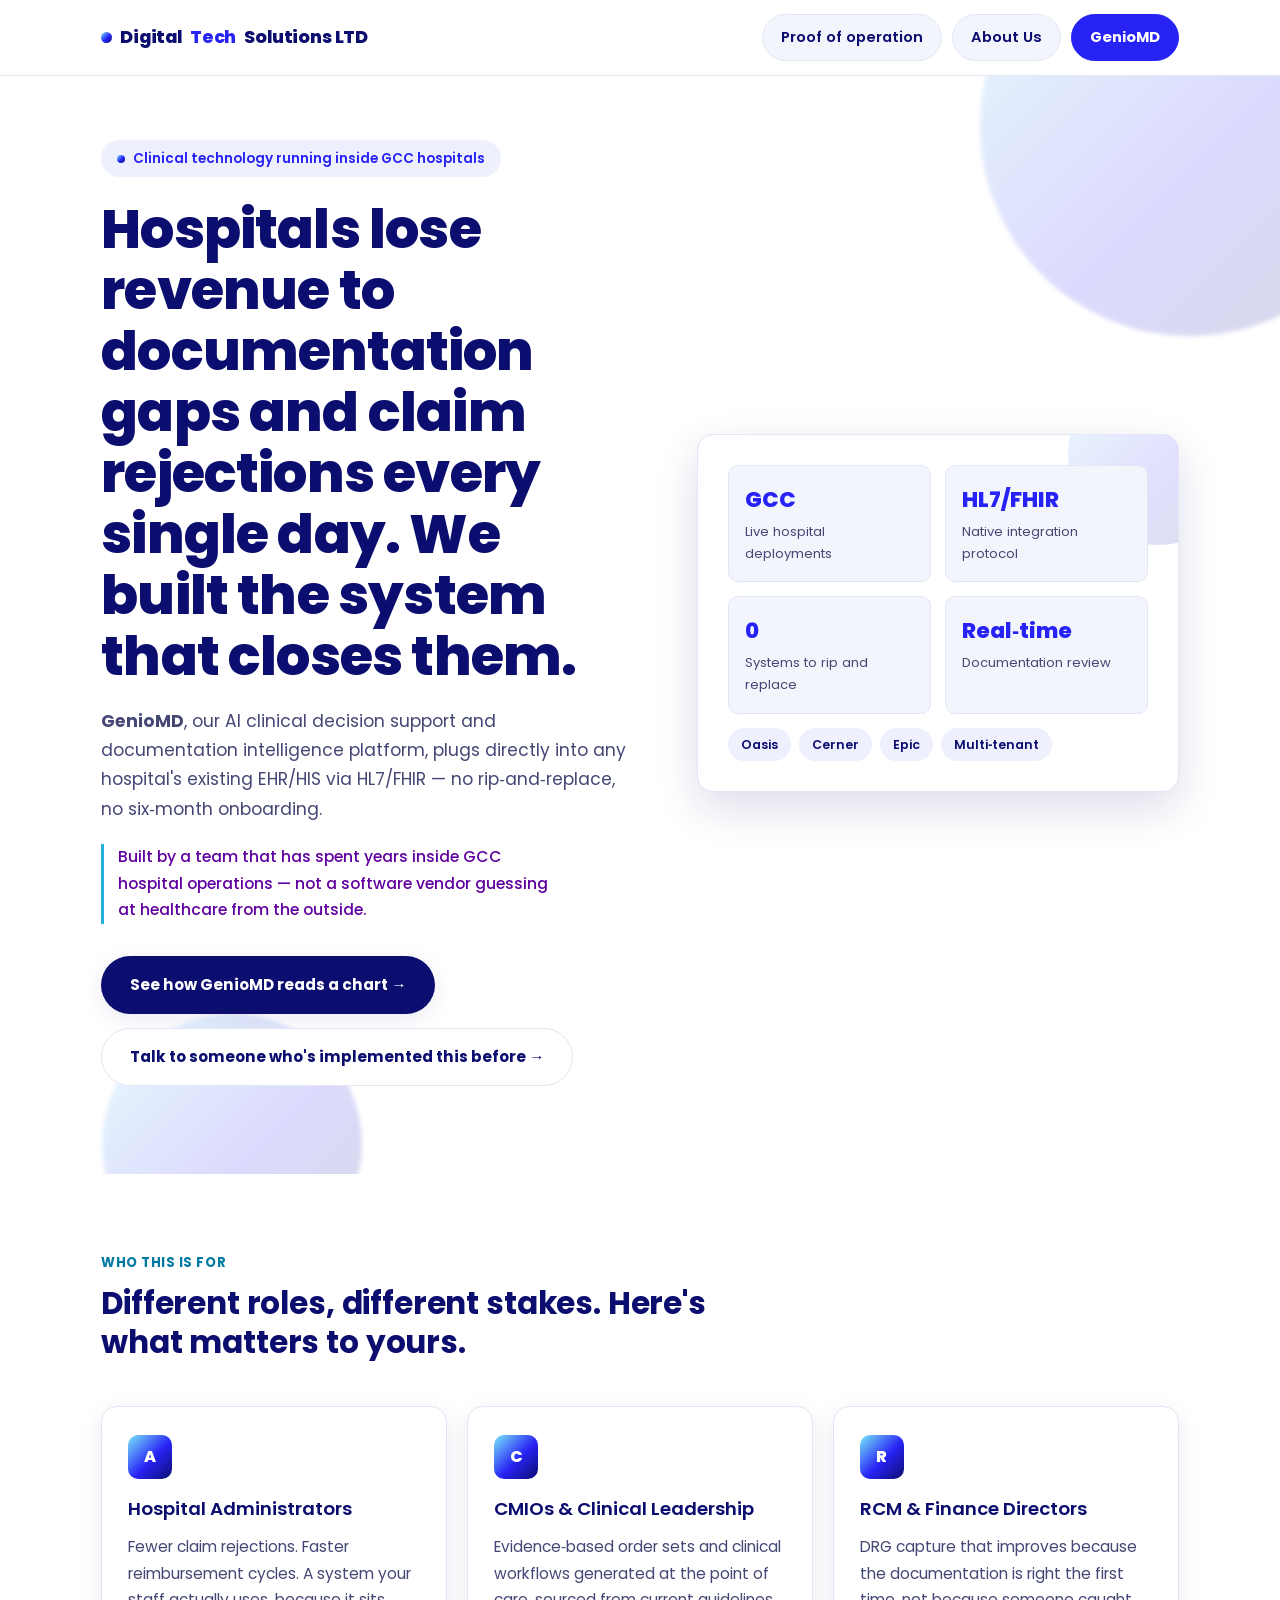
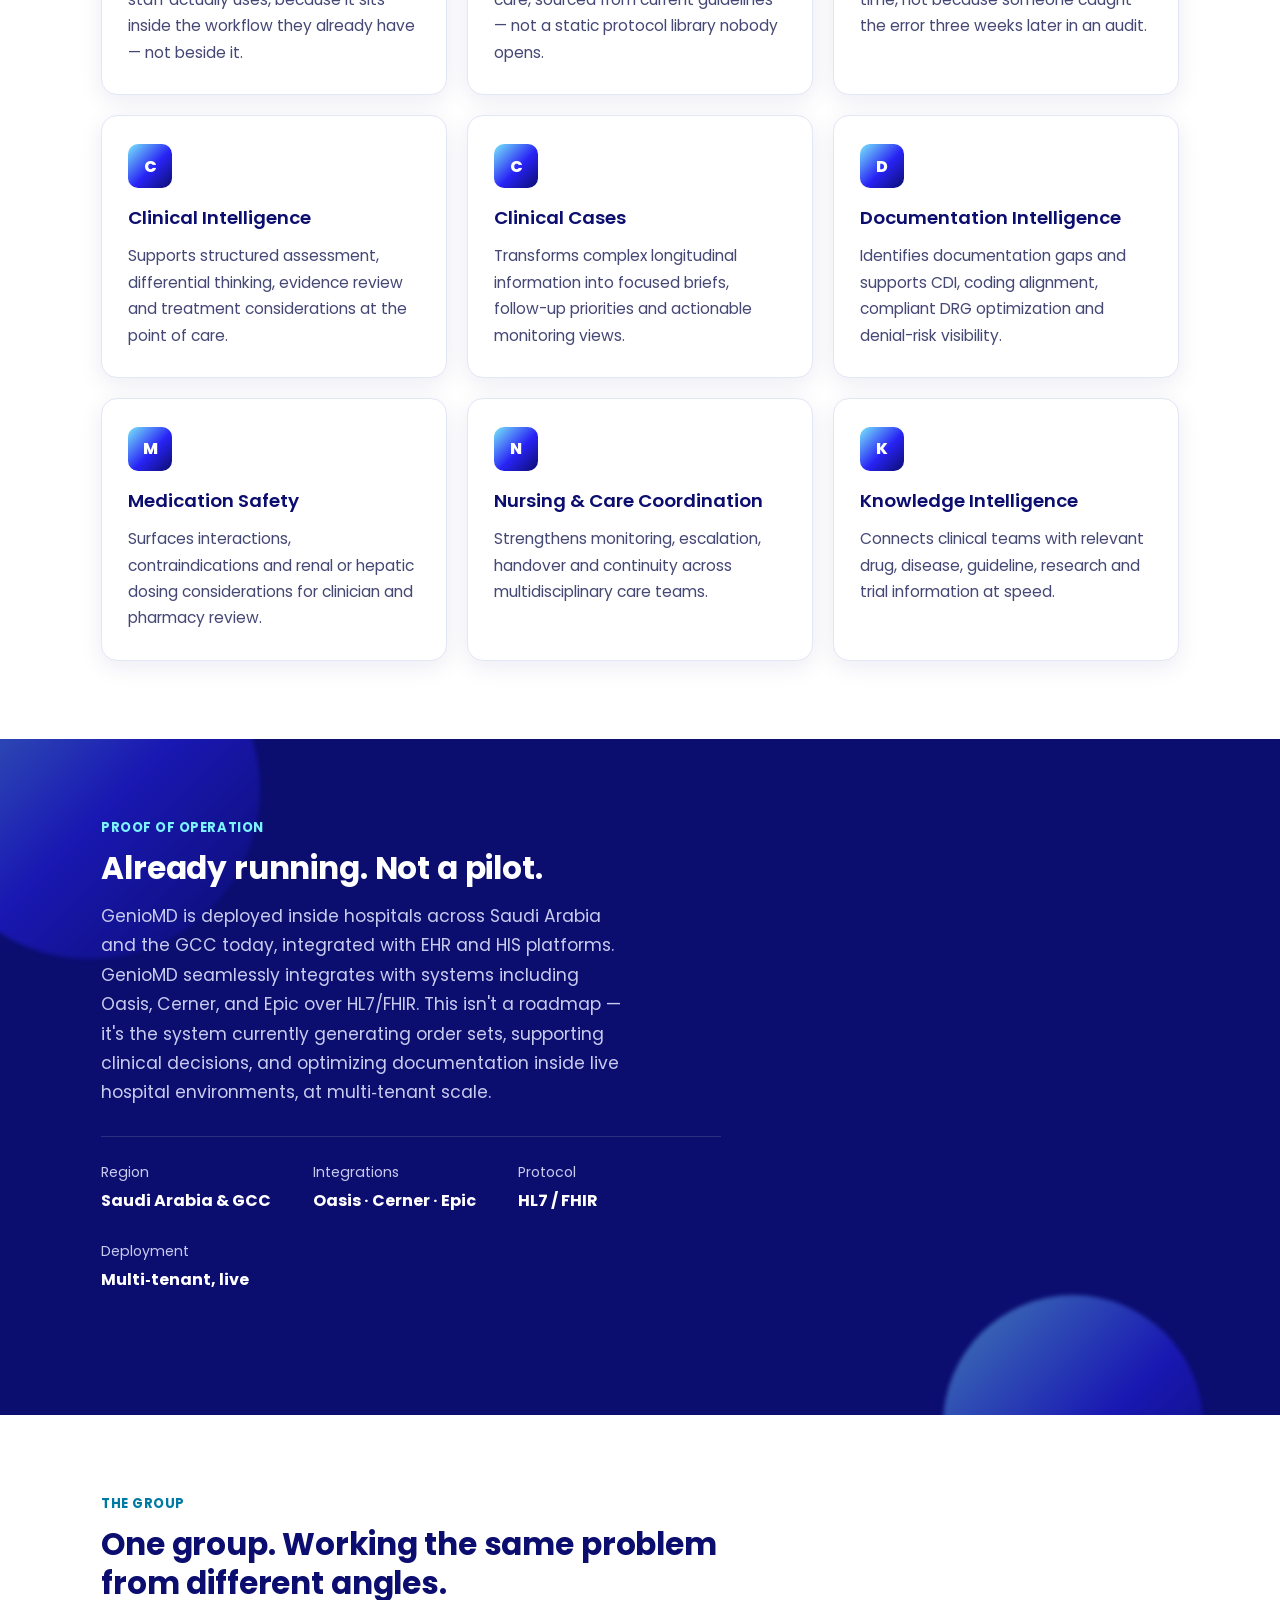
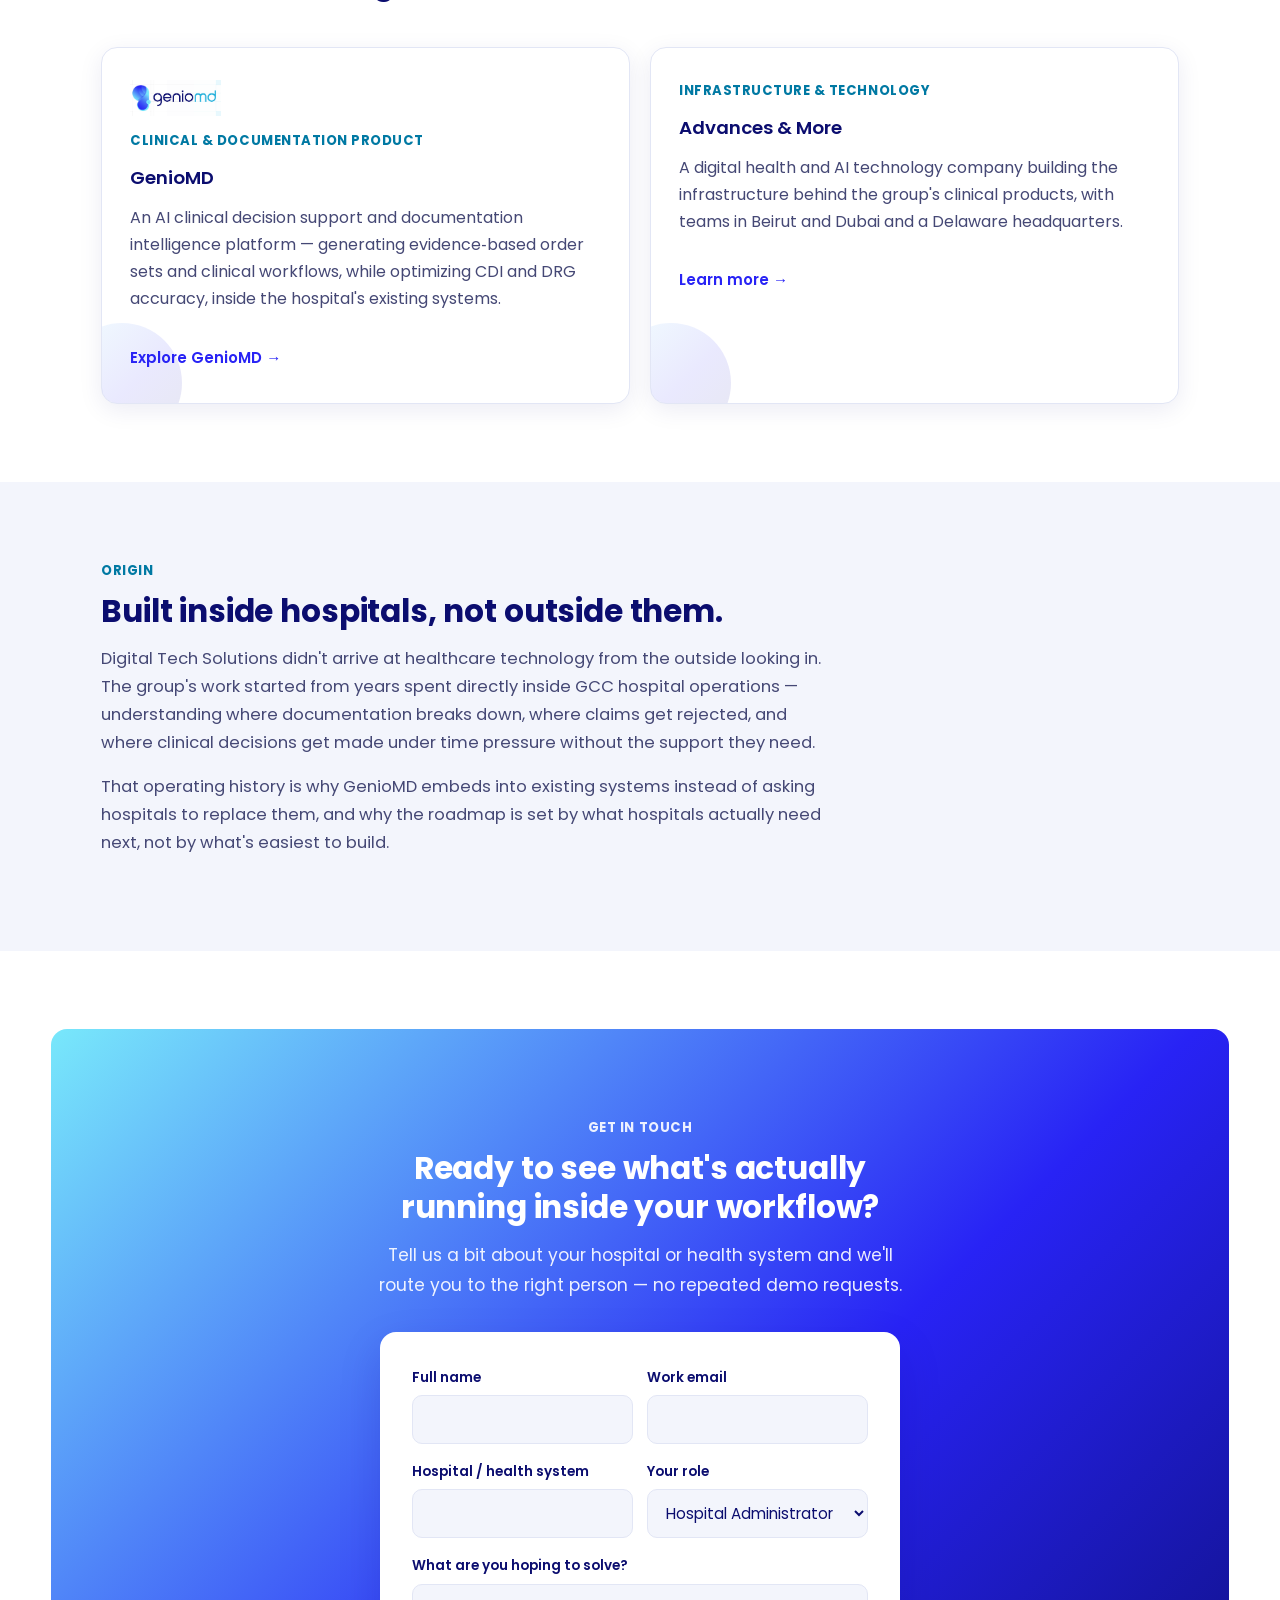
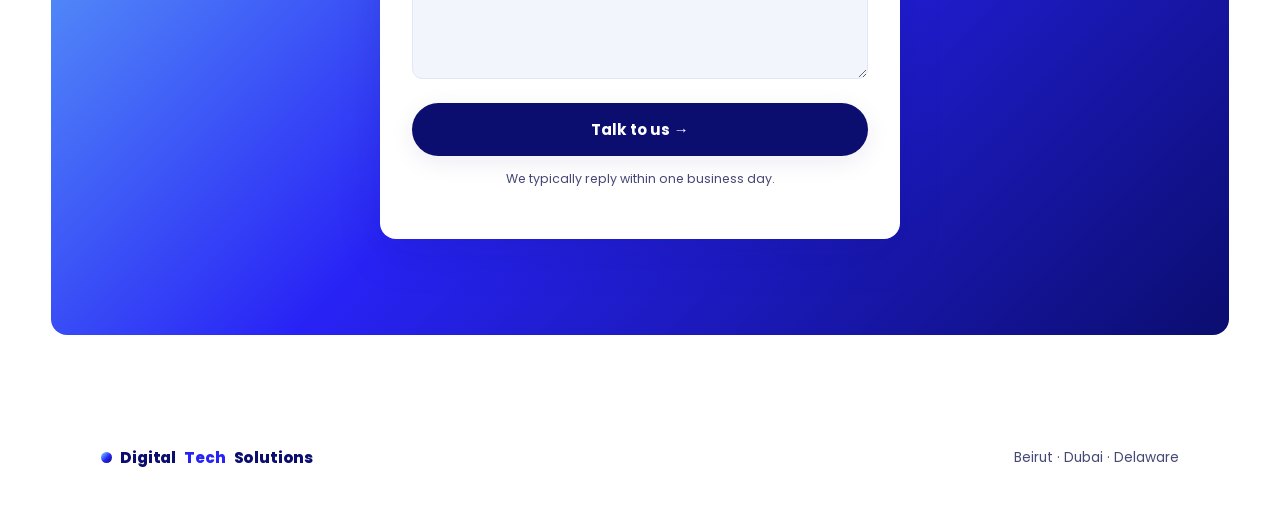
<file: index.html>
<!doctype html>
<html lang="en">
<head>
<meta charset="utf-8">
<meta name="viewport" content="width=device-width, initial-scale=1">
<title>Digital Tech Solutions — Clinical technology built inside GCC hospitals</title>
<link rel="stylesheet" href="style.css">
</head>
<body>

<nav class="topnav">
  <div class="topnav-inner">
    <a href="index.html" class="dts-wordmark">Digital<span>Tech</span>Solutions LTD</a>
    <ul class="nav-links">
      <li><a href="#proof">Proof of operation</a></li>
      <li><a href="#entities">About Us</a></li>
      <li><a href="geniomd.html" class="tab">GenioMD</a></li>
    </ul>
  </div>
</nav>

<!-- ================= HERO ================= -->
<header class="hero">
  <div class="blob-field">
    <div class="blob" style="width:420px; height:420px; top:-160px; right:-120px;"></div>
    <div class="blob" style="width:260px; height:260px; bottom:-100px; left:8%;"></div>
  </div>
  <div class="container hero-grid">
    <div>
      <p class="eyebrow">Clinical technology running inside GCC hospitals</p>
      <h1>Hospitals lose revenue to documentation gaps and claim rejections every single day. We built the system that closes them.</h1>
      <p class="subhead"><strong>GenioMD</strong>, our AI clinical decision support and documentation intelligence platform, plugs directly into any hospital's existing EHR/HIS via HL7/FHIR — no rip‑and‑replace, no six‑month onboarding.</p>
      <p class="grounding">Built by a team that has spent years inside GCC hospital operations — not a software vendor guessing at healthcare from the outside.</p>
      <div class="cta-row">
        <a class="btn btn-primary" href="geniomd.html">See how GenioMD reads a chart →</a>
        <a class="btn btn-secondary" href="#contact">Talk to someone who's implemented this before →</a>
      </div>
    </div>

    <div class="hero-card">
      <div class="stat-row">
        <div class="stat"><div class="num">GCC</div><div class="lbl">Live hospital deployments</div></div>
        <div class="stat"><div class="num">HL7/FHIR</div><div class="lbl">Native integration protocol</div></div>
      </div>
      <div class="stat-row">
        <div class="stat"><div class="num">0</div><div class="lbl">Systems to rip and replace</div></div>
        <div class="stat"><div class="num">Real‑time</div><div class="lbl">Documentation review</div></div>
      </div>
      <div class="badge-row">
        <span class="badge">Oasis</span>
        <span class="badge">Cerner</span>
        <span class="badge">Epic</span>
        <span class="badge">Multi‑tenant</span>
      </div>
    </div>
  </div>
</header>

<!-- ================= WHO THIS IS FOR ================= -->
<section id="who">
  <div class="container">
    <div class="section-head">
      <span class="readout">Who this is for</span>
      <h2>Different roles, different stakes. Here's what matters to yours.</h2>
    </div>
    <div class="card-grid">
      <div class="card">
        <div class="card-icon">A</div>
        <h3>Hospital Administrators</h3>
        <p>Fewer claim rejections. Faster reimbursement cycles. A system your staff actually uses, because it sits inside the workflow they already have — not beside it.</p>
      </div>
      <div class="card">
        <div class="card-icon">C</div>
        <h3>CMIOs &amp; Clinical Leadership</h3>
        <p>Evidence‑based order sets and clinical workflows generated at the point of care, sourced from current guidelines — not a static protocol library nobody opens.</p>
      </div>
      <div class="card">
        <div class="card-icon">R</div>
        <h3>RCM &amp; Finance Directors</h3>
        <p>DRG capture that improves because the documentation is right the first time, not because someone caught the error three weeks later in an audit.</p>
      </div>
      <div class="card">
        <div class="card-icon">C</div>
        <h3>Clinical Intelligence</h3>
        <p>Supports structured assessment, differential thinking, evidence review and treatment considerations at the point of care.</p>
      </div>
      <div class="card">
        <div class="card-icon">C</div>
        <h3>Clinical Cases</h3>
        <p>Transforms complex longitudinal information into focused briefs, follow-up priorities and actionable monitoring views.</p>
      </div>
      <div class="card">
        <div class="card-icon">D</div>
        <h3>Documentation Intelligence</h3>
        <p>Identifies documentation gaps and supports CDI, coding alignment, compliant DRG optimization and denial-risk visibility.</p>
      </div>
      <div class="card">
        <div class="card-icon">M</div>
        <h3>Medication Safety</h3>
        <p>Surfaces interactions, contraindications and renal or hepatic dosing considerations for clinician and pharmacy review.</p>
      </div>
      <div class="card">
        <div class="card-icon">N</div>
        <h3>Nursing &amp; Care Coordination</h3>
        <p>Strengthens monitoring, escalation, handover and continuity across multidisciplinary care teams.</p>
      </div>
      <div class="card">
        <div class="card-icon">K</div>
        <h3>Knowledge Intelligence</h3>
        <p>Connects clinical teams with relevant drug, disease, guideline, research and trial information at speed.</p>
      </div>
    </div>
  </div>
</section>
  
<!-- ================= PROOF OF OPERATION ================= -->
<section id="proof" class="section-dark">
  <div class="blob-field">
    <div class="blob" style="width:340px; height:340px; top:-120px; left:-80px;"></div>
    <div class="blob" style="width:260px; height:260px; bottom:-140px; right:6%;"></div>
  </div>
  <div class="container">
    <div class="section-head">
      <span class="readout">Proof of operation</span>
      <h2>Already running. Not a pilot.</h2>
      <p class="subhead">GenioMD is deployed inside hospitals across Saudi Arabia and the GCC today, integrated with EHR and HIS platforms. GenioMD seamlessly integrates with systems including Oasis, Cerner, and Epic over HL7/FHIR. This isn't a roadmap — it's the system currently generating order sets, supporting clinical decisions, and optimizing documentation inside live hospital environments, at multi‑tenant scale.</p>
      <div class="proof-strip">
        <span>Region<b>Saudi Arabia &amp; GCC</b></span>
        <span>Integrations<b>Oasis · Cerner · Epic</b></span>
        <span>Protocol<b>HL7 / FHIR</b></span>
        <span>Deployment<b>Multi‑tenant, live</b></span>
      </div>
    </div>
  </div>
</section>

<!-- ================= TWO ENTITIES ================= -->
<section id="entities">
  <div class="container">
    <div class="section-head">
      <span class="readout">The group</span>
      <h2>One group. Working the same problem from different angles.</h2>
    </div>
    <div class="card-grid cols-2">
      <div class="entity">
        <img src="[data-uri]" alt="" class="entity-mark">
        <span class="readout">Clinical &amp; documentation product</span>
        <h3>GenioMD</h3>
        <p>An AI clinical decision support and documentation intelligence platform — generating evidence‑based order sets and clinical workflows, while optimizing CDI and DRG accuracy, inside the hospital's existing systems.</p>
        <a class="link" href="geniomd.html">Explore GenioMD →</a>
      </div>
      <div class="entity">
        <span class="readout">Infrastructure &amp; technology</span>
        <h3>Advances &amp; More</h3>
        <p>A digital health and AI technology company building the infrastructure behind the group's clinical products, with teams in Beirut and Dubai and a Delaware headquarters.</p>
        <a class="link" href="#contact">Learn more →</a>
      </div>
    </div>
  </div>
</section>

<!-- ================= CREDIBILITY ================= -->
<section class="section-alt">
  <div class="container">
    <span class="readout">Origin</span>
    <h2>Built inside hospitals, not outside them.</h2>
    <div class="credibility">
      <p>Digital Tech Solutions didn't arrive at healthcare technology from the outside looking in. The group's work started from years spent directly inside GCC hospital operations — understanding where documentation breaks down, where claims get rejected, and where clinical decisions get made under time pressure without the support they need.</p>
      <p>That operating history is why GenioMD embeds into existing systems instead of asking hospitals to replace them, and why the roadmap is set by what hospitals actually need next, not by what's easiest to build.</p>
    </div>
  </div>
</section>

<!-- ================= CLOSING CTA ================= -->
<section id="contact">
  <div class="closing">
    <div class="container">
      <span class="readout">Get in touch</span>
      <h2>Ready to see what's actually running inside your workflow?</h2>
      <p class="subhead" style="margin:0 auto 32px; text-align:center; color:rgba(255,255,255,0.9);">Tell us a bit about your hospital or health system and we'll route you to the right person — no repeated demo requests.</p>

      <!--
        FRONT-END ONLY: this form has no backend wired up yet.
        JS below just shows a success state on submit. Before going
        live, point the <form> at a real endpoint — e.g. a form
        service like Formspree, or your own CRM/backend API — by
        setting the action/method (or an onSubmit handler that
        POSTs the data) and removing/adjusting the preventDefault
        demo logic in the script at the bottom of this file.
      -->
      <form class="contact-form" id="dts-contact-form">
        <div class="field-row">
          <div class="field">
            <label for="dts-name">Full name</label>
            <input type="text" id="dts-name" name="name" required>
          </div>
          <div class="field">
            <label for="dts-email">Work email</label>
            <input type="email" id="dts-email" name="email" required>
          </div>
        </div>
        <div class="field-row">
          <div class="field">
            <label for="dts-org">Hospital / health system</label>
            <input type="text" id="dts-org" name="organization" required>
          </div>
          <div class="field">
            <label for="dts-role">Your role</label>
            <select id="dts-role" name="role">
              <option>Hospital Administrator</option>
              <option>CMIO / Clinical Leadership</option>
              <option>RCM / Finance Director</option>
              <option>Other</option>
            </select>
          </div>
        </div>
        <div class="field">
          <label for="dts-message">What are you hoping to solve?</label>
          <textarea id="dts-message" name="message" rows="3"></textarea>
        </div>
        <button type="submit" class="btn btn-primary">Talk to us →</button>
        <p class="form-note">We typically reply within one business day.</p>
      </form>
      <div class="form-success" id="dts-form-success">
        <h3>Thanks — we've got it.</h3>
        <p style="margin:0;">Someone from our team will reach out shortly.</p>
      </div>
    </div>
  </div>
</section>

<script>
  // Demo-only submit handler — see comment above the form.
  document.getElementById('dts-contact-form').addEventListener('submit', function(e){
    e.preventDefault();
    this.classList.add('hide');
    document.getElementById('dts-form-success').classList.add('show');
  });
</script>

<footer>
  <div class="container" style="display:flex; justify-content:space-between; align-items:center; flex-wrap:wrap; gap:14px; width:100%;">
    <a href="index.html" class="dts-wordmark dts-wordmark-sm">Digital<span>Tech</span>Solutions</a>
    <span>Beirut · Dubai · Delaware</span>
  </div>
</footer>

</body>
</html>
</file>
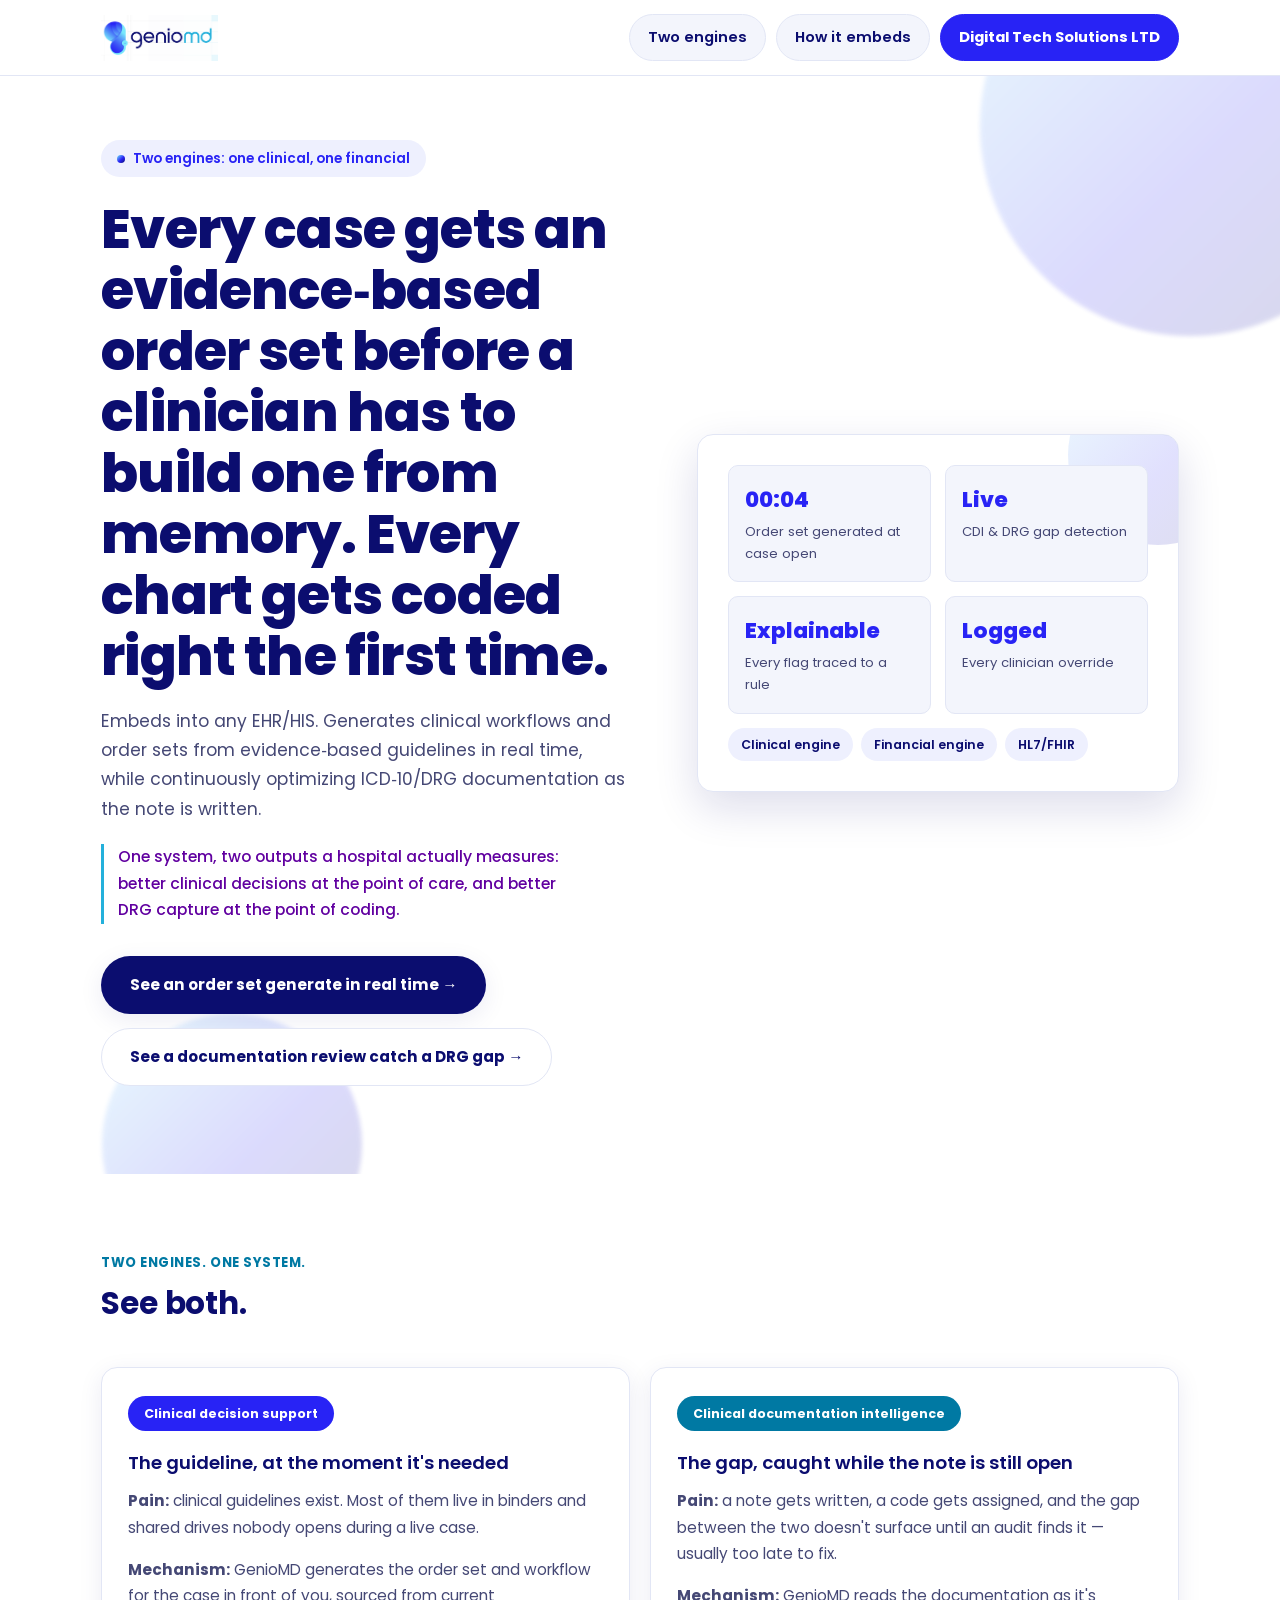
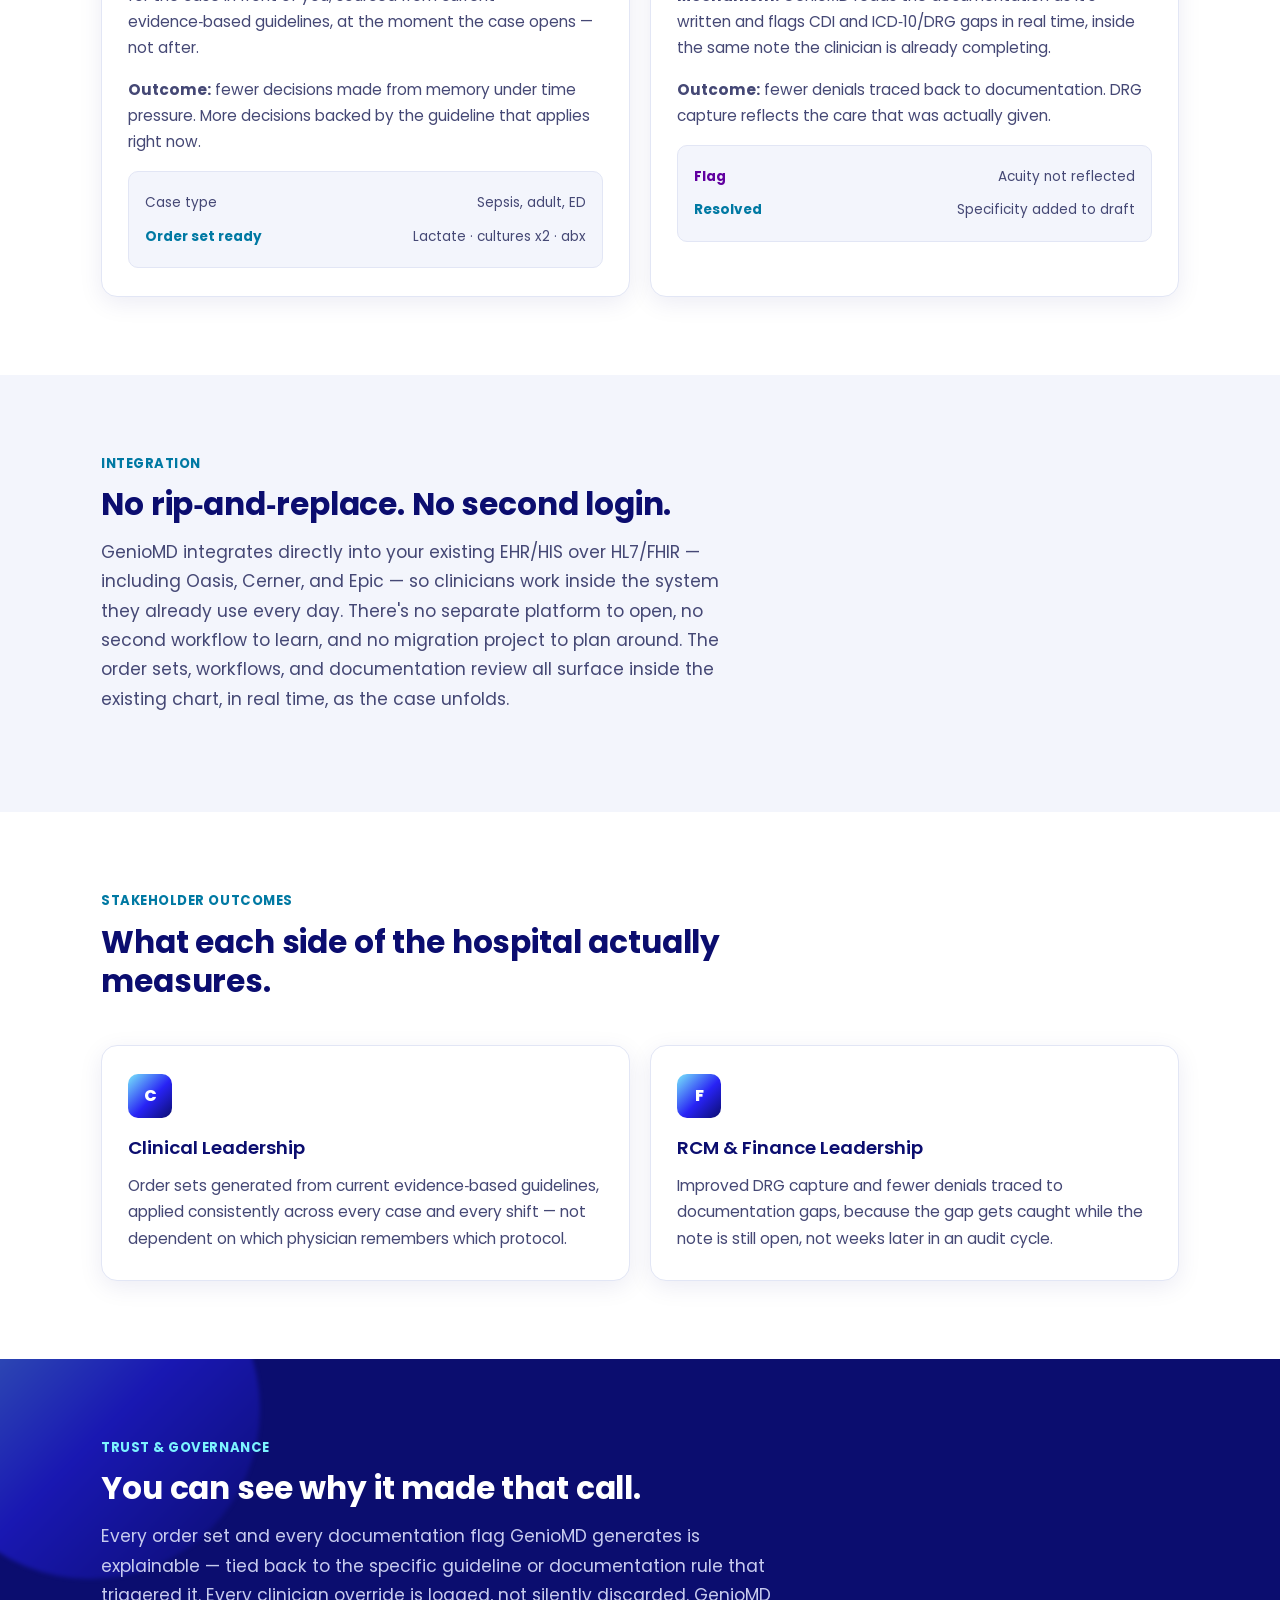
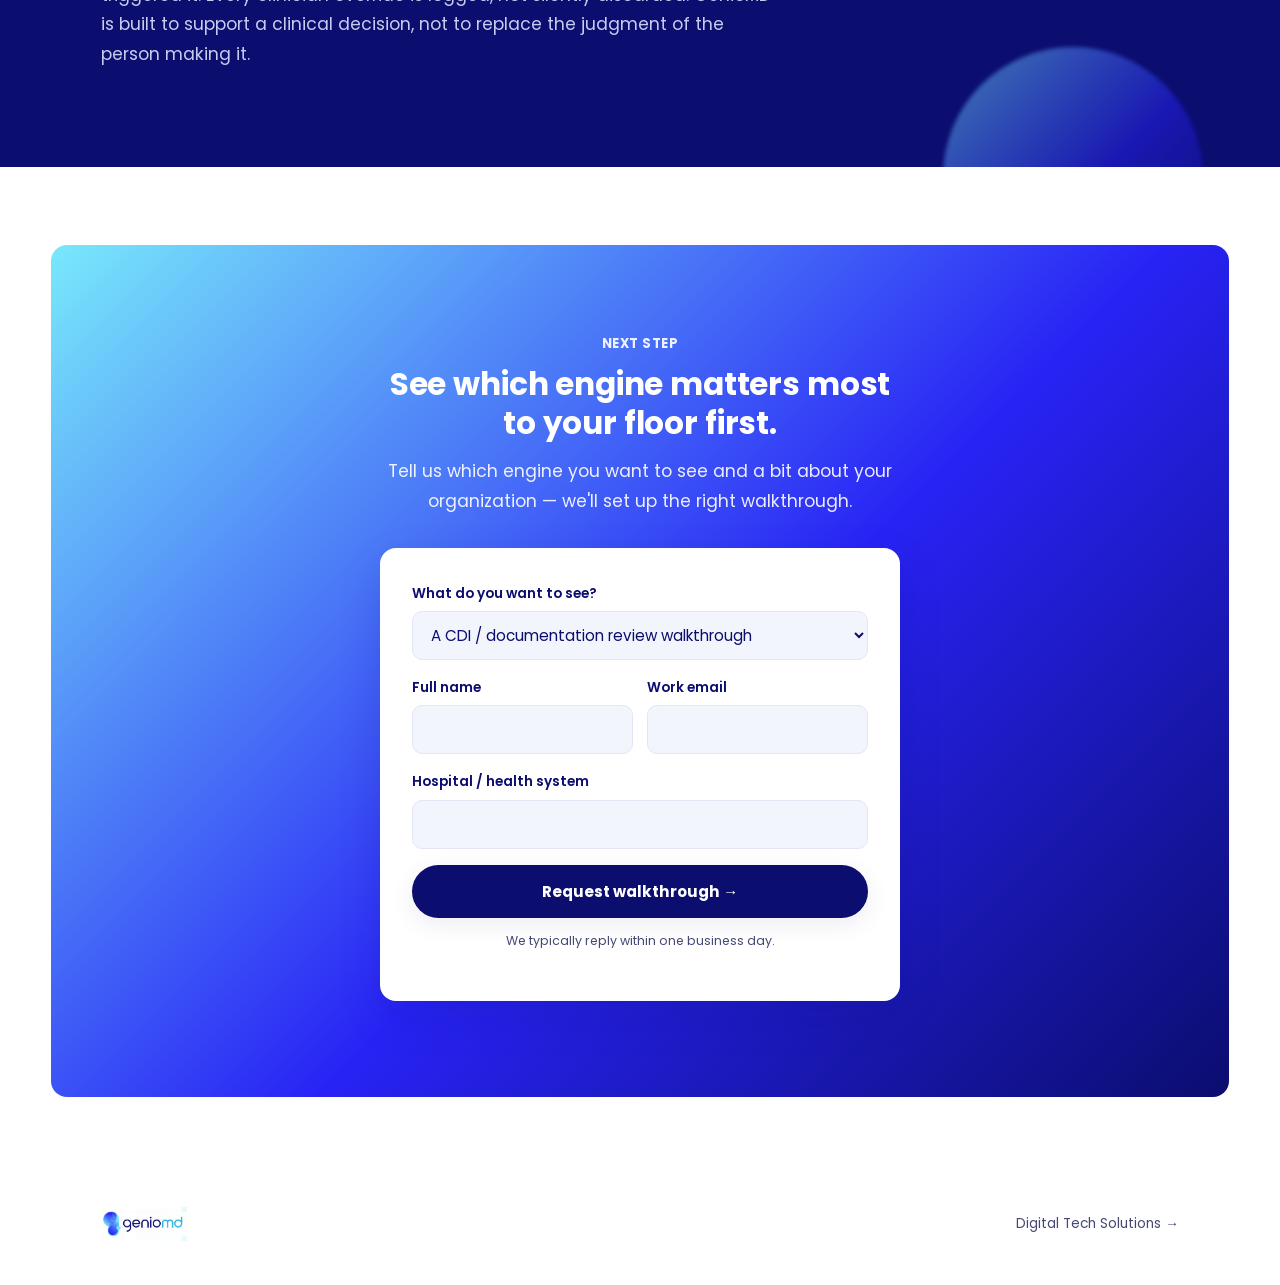
<file: geniomd.html>
<!doctype html>
<html lang="en">
<head>
<meta charset="utf-8">
<meta name="viewport" content="width=device-width, initial-scale=1">
<title>GenioMD — Two engines, one system, inside your EHR/HIS</title>
<link rel="stylesheet" href="style.css">
</head>
<body>

<nav class="topnav">
  <div class="topnav-inner">
    <a href="geniomd.html"><img class="brand-logo" src="[data-uri]" alt="GenioMD"></a>
    <ul class="nav-links">
      <li><a href="#engines">Two engines</a></li>
      <li><a href="#embed">How it embeds</a></li>
      <li><a href="index.html" class="tab">Digital Tech Solutions LTD</a></li>
    </ul>
  </div>
</nav>

<!-- ================= HERO ================= -->
<header class="hero">
  <div class="blob-field">
    <div class="blob" style="width:420px; height:420px; top:-160px; right:-120px;"></div>
    <div class="blob" style="width:260px; height:260px; bottom:-100px; left:8%;"></div>
  </div>
  <div class="container hero-grid">
    <div>
      <p class="eyebrow">Two engines: one clinical, one financial</p>
      <h1>Every case gets an evidence‑based order set before a clinician has to build one from memory. Every chart gets coded right the first time.</h1>
      <p class="subhead">Embeds into any EHR/HIS. Generates clinical workflows and order sets from evidence‑based guidelines in real time, while continuously optimizing ICD‑10/DRG documentation as the note is written.</p>
      <p class="grounding">One system, two outputs a hospital actually measures: better clinical decisions at the point of care, and better DRG capture at the point of coding.</p>
      <div class="cta-row">
        <a class="btn btn-primary" href="#engines">See an order set generate in real time →</a>
        <a class="btn btn-secondary" href="#engines">See a documentation review catch a DRG gap →</a>
      </div>
    </div>

    <div class="hero-card">
      <div class="stat-row">
        <div class="stat"><div class="num">00:04</div><div class="lbl">Order set generated at case open</div></div>
        <div class="stat"><div class="num">Live</div><div class="lbl">CDI &amp; DRG gap detection</div></div>
      </div>
      <div class="stat-row">
        <div class="stat"><div class="num">Explainable</div><div class="lbl">Every flag traced to a rule</div></div>
        <div class="stat"><div class="num">Logged</div><div class="lbl">Every clinician override</div></div>
      </div>
      <div class="badge-row">
        <span class="badge">Clinical engine</span>
        <span class="badge">Financial engine</span>
        <span class="badge">HL7/FHIR</span>
      </div>
    </div>
  </div>
</header>

<!-- ================= SPLIT PROOF ================= -->
<section id="engines">
  <div class="container">
    <div class="section-head">
      <span class="readout">Two engines. One system.</span>
      <h2>See both.</h2>
    </div>
    <div class="split">
      <div class="split-col">
        <span class="pill">Clinical decision support</span>
        <h3>The guideline, at the moment it's needed</h3>
        <p><strong>Pain:</strong> clinical guidelines exist. Most of them live in binders and shared drives nobody opens during a live case.</p>
        <p><strong>Mechanism:</strong> GenioMD generates the order set and workflow for the case in front of you, sourced from current evidence‑based guidelines, at the moment the case opens — not after.</p>
        <p><strong>Outcome:</strong> fewer decisions made from memory under time pressure. More decisions backed by the guideline that applies right now.</p>
        <div class="demo-box">
          <div class="row"><span>Case type</span><span class="t">Sepsis, adult, ED</span></div>
          <div class="row"><span class="ok">Order set ready</span><span class="t">Lactate · cultures x2 · abx</span></div>
        </div>
      </div>
      <div class="split-col col-b">
        <span class="pill">Clinical documentation intelligence</span>
        <h3>The gap, caught while the note is still open</h3>
        <p><strong>Pain:</strong> a note gets written, a code gets assigned, and the gap between the two doesn't surface until an audit finds it — usually too late to fix.</p>
        <p><strong>Mechanism:</strong> GenioMD reads the documentation as it's written and flags CDI and ICD‑10/DRG gaps in real time, inside the same note the clinician is already completing.</p>
        <p><strong>Outcome:</strong> fewer denials traced back to documentation. DRG capture reflects the care that was actually given.</p>
        <div class="demo-box">
          <div class="row"><span class="flag">Flag</span><span class="t">Acuity not reflected</span></div>
          <div class="row"><span class="ok">Resolved</span><span class="t">Specificity added to draft</span></div>
        </div>
      </div>
    </div>
  </div>
</section>

<!-- ================= HOW IT EMBEDS ================= -->
<section id="embed" class="section-alt">
  <div class="container">
    <span class="readout">Integration</span>
    <h2>No rip‑and‑replace. No second login.</h2>
    <p class="subhead" style="max-width:60ch;">GenioMD integrates directly into your existing EHR/HIS over HL7/FHIR — including Oasis, Cerner, and Epic — so clinicians work inside the system they already use every day. There's no separate platform to open, no second workflow to learn, and no migration project to plan around. The order sets, workflows, and documentation review all surface inside the existing chart, in real time, as the case unfolds.</p>
  </div>
</section>

<!-- ================= STAKEHOLDER OUTCOMES ================= -->
<section id="outcomes">
  <div class="container">
    <div class="section-head">
      <span class="readout">Stakeholder outcomes</span>
      <h2>What each side of the hospital actually measures.</h2>
    </div>
    <div class="card-grid cols-2">
      <div class="card">
        <div class="card-icon">C</div>
        <h3>Clinical Leadership</h3>
        <p>Order sets generated from current evidence‑based guidelines, applied consistently across every case and every shift — not dependent on which physician remembers which protocol.</p>
      </div>
      <div class="card">
        <div class="card-icon">F</div>
        <h3>RCM &amp; Finance Leadership</h3>
        <p>Improved DRG capture and fewer denials traced to documentation gaps, because the gap gets caught while the note is still open, not weeks later in an audit cycle.</p>
      </div>
    </div>
  </div>
</section>

<!-- ================= TRUST & GOVERNANCE ================= -->
<section class="section-dark">
  <div class="blob-field">
    <div class="blob" style="width:340px; height:340px; top:-120px; left:-80px;"></div>
    <div class="blob" style="width:260px; height:260px; bottom:-140px; right:6%;"></div>
  </div>
  <div class="container">
    <span class="readout">Trust &amp; governance</span>
    <h2>You can see why it made that call.</h2>
    <p class="subhead" style="max-width:62ch;">Every order set and every documentation flag GenioMD generates is explainable — tied back to the specific guideline or documentation rule that triggered it. Every clinician override is logged, not silently discarded. GenioMD is built to support a clinical decision, not to replace the judgment of the person making it.</p>
  </div>
</section>

<!-- ================= CLOSING CTA ================= -->
<section id="contact">
  <div class="closing">
    <div class="container">
      <span class="readout">Next step</span>
      <h2>See which engine matters most to your floor first.</h2>
      <p class="subhead" style="margin:0 auto 32px; text-align:center; color:rgba(255,255,255,0.9);">Tell us which engine you want to see and a bit about your organization — we'll set up the right walkthrough.</p>

      <!--
        FRONT-END ONLY: this form has no backend wired up yet.
        JS below just shows a success state on submit. Before going
        live, point the <form> at a real endpoint — e.g. a form
        service like Formspree, or your own CRM/backend API — by
        setting the action/method (or an onSubmit handler that
        POSTs the data) and removing/adjusting the preventDefault
        demo logic in the script at the bottom of this file.
      -->
      <form class="contact-form" id="genio-contact-form">
        <div class="field">
          <label for="genio-topic">What do you want to see?</label>
          <select id="genio-topic" name="topic">
            <option>A CDI / documentation review walkthrough</option>
            <option>An order set generation walkthrough</option>
            <option>Both</option>
          </select>
        </div>
        <div class="field-row">
          <div class="field">
            <label for="genio-name">Full name</label>
            <input type="text" id="genio-name" name="name" required>
          </div>
          <div class="field">
            <label for="genio-email">Work email</label>
            <input type="email" id="genio-email" name="email" required>
          </div>
        </div>
        <div class="field">
          <label for="genio-org">Hospital / health system</label>
          <input type="text" id="genio-org" name="organization" required>
        </div>
        <button type="submit" class="btn btn-primary">Request walkthrough →</button>
        <p class="form-note">We typically reply within one business day.</p>
      </form>
      <div class="form-success" id="genio-form-success">
        <h3>Thanks — we've got it.</h3>
        <p style="margin:0;">Someone from our team will reach out shortly.</p>
      </div>
    </div>
  </div>
</section>

<script>
  // Demo-only submit handler — see comment above the form.
  document.getElementById('genio-contact-form').addEventListener('submit', function(e){
    e.preventDefault();
    this.classList.add('hide');
    document.getElementById('genio-form-success').classList.add('show');
  });
</script>

<footer>
  <div class="container" style="display:flex; justify-content:space-between; align-items:center; flex-wrap:wrap; gap:14px; width:100%;">
    <img class="brand-logo" src="[data-uri]" alt="GenioMD">
    <a href="index.html" style="text-decoration:none;">Digital Tech Solutions →</a>
  </div>
</footer>

</body>
</html>
</file>
<file: style.css>
/* ============================================================
   Digital Tech Solutions / GenioMD — design system v4
   Built directly from 02-GenioMD_BrandGuidelines_Jan_2025.pdf:
   - Colors: exact primary/secondary palette + the 3-stop brand gradient
   - Type scale: Header 48/48 ExtraBold, Sub-header 29/29 Bold,
     Body 10/12 Regular, CTA 14 Bold (body bumped for on-screen
     readability — see note below)
   - Logo: actual extracted lockups in /assets
   - Motif: soft overlapping gradient blobs + fine network/dot lines,
     echoing the logo mark itself and the guideline cover page

   Typeface note: brand spec calls for Codec Pro. Files weren't
   supplied, so Poppins stands in — same rounded, single-story
   geometric character as the "geniomd" wordmark, same weight scale.
   Swap the @import below for Codec Pro when files arrive.
   ============================================================ */

@import url('https://fonts.googleapis.com/css2?family=Poppins:wght@400;500;600;700;800&display=swap');

:root{
  /* ---- primary palette (brand guidelines 3.1) ---- */
  --glowing-blue: #2823F5;
  --aqua-blue:    #7CF3FF;
  --navy-blue:    #0B0D6F;

  /* ---- secondary palette (3.2) ---- */
  --deep-purple:  #6100A0;
  --mint-blue:    #0079A3;
  --bright-azure: #23B0DB;

  /* ---- brand gradient (3.3): aqua -> glowing blue -> navy ---- */
  --brand-gradient: linear-gradient(135deg, #78E8FB 0%, #2823F5 55%, #0B0D6F 100%);

  --white: #FFFFFF;
  --bg: #FFFFFF;
  --bg-alt: #F3F5FC;
  --border: #E2E6F5;
  --text-body: #454875;   /* body copy on light bg, per "solid" dark text guidance */

  --font-display: 'Poppins', sans-serif;

  /* type scale straight from brand guidelines 4.2, body bumped
     from the print spec's 10pt for on-screen legibility */
  --size-h1: clamp(2.2rem, 1.5rem + 2.8vw, 3.4rem);   /* Header — ExtraBold */
  --size-h2: clamp(1.5rem, 1.3rem + 1vw, 1.95rem);    /* Sub-header — Bold */
  --size-body: 1rem;                                   /* Body — Regular */
  --size-cta: 0.95rem;                                 /* CTA — Bold, 14pt */

  --radius: 16px;
  --radius-sm: 10px;
  --radius-pill: 999px;
  --max-w: 1180px;
  --shadow: 0 6px 24px rgba(11,13,111,0.08);
  --shadow-lg: 0 16px 44px rgba(11,13,111,0.14);
}

*, *::before, *::after{ box-sizing: border-box; }
html{ scroll-behavior: smooth; }

body{
  margin:0;
  background: var(--bg);
  color: var(--text-body);
  font-family: var(--font-display);
  font-weight: 400;
  font-size: var(--size-body);
  line-height: 1.7;
  -webkit-font-smoothing: antialiased;
}
a{ color:inherit; }
img, svg{ display:block; max-width:100%; }

.container{
  max-width: var(--max-w);
  margin: 0 auto;
  padding: 0 clamp(20px, 4vw, 56px);
  position: relative;
}

a:focus-visible, button:focus-visible{
  outline: 2px solid var(--glowing-blue);
  outline-offset: 3px;
}

/* ================= NAV ================= */
.topnav{
  position: sticky; top:0; z-index: 40;
  background: rgba(255,255,255,0.9);
  backdrop-filter: blur(10px);
  border-bottom: 1px solid var(--border);
}
.topnav-inner{
  display:flex; align-items:center; justify-content:space-between;
  padding: 14px clamp(20px,4vw,56px);
  max-width: var(--max-w); margin:0 auto;
}
.brand-logo{ height: 46px; width:auto; display:block; }

/* Digital Tech Solutions has no separate logo file in the brand
   guidelines supplied (that PDF is GenioMD's own brand book), so
   the parent site gets a text wordmark in the same brand voice
   instead of borrowing GenioMD's mark. Swap for a real DTS logo
   file the moment one exists. */
.dts-wordmark{
  display:inline-flex; align-items:center; gap:8px;
  font-weight: 800; font-size: 1.1rem; letter-spacing:-0.01em;
  text-decoration:none; color: var(--navy-blue);
}
.dts-wordmark::before{
  content:""; width:11px; height:11px; border-radius:50%;
  background: var(--brand-gradient); display:inline-block; flex-shrink:0;
}
.dts-wordmark span{ color: var(--glowing-blue); font-weight:800; }
.dts-wordmark-sm{ font-size: 0.95rem; }
.nav-links{
  display:flex; flex-wrap: wrap; align-items:center; gap: 10px;
  list-style:none; margin:0; padding:0; font-size: 0.92rem; font-weight: 600;
  justify-content: flex-end;
}
.nav-links a{
  text-decoration:none; color: var(--navy-blue);
  display:inline-block; padding: 10px 18px;
  background: var(--bg-alt); border: 1px solid var(--border);
  border-radius: var(--radius-pill);
  transition: background .15s ease, border-color .15s ease, color .15s ease, transform .15s ease;
  white-space: nowrap;
}
.nav-links a:hover{ border-color: var(--glowing-blue); color: var(--glowing-blue); transform: translateY(-1px); }
.nav-links .tab{
  background: var(--glowing-blue);
  color: var(--white) !important;
  border-color: var(--glowing-blue);
  font-weight: 700;
}
.nav-links .tab:hover{ background: var(--navy-blue); border-color: var(--navy-blue); color: var(--white) !important; }

@media (max-width: 700px){
  .topnav-inner{ flex-wrap: wrap; row-gap: 12px; padding-top:12px; padding-bottom:12px; }
  .nav-links{ width:100%; justify-content: flex-start; }
  .nav-links a{ padding: 8px 14px; font-size: 0.85rem; }
  .brand-logo{ height: 36px; }
  .dts-wordmark{ font-size: 1rem; }
}

/* ================= DECORATIVE BLOBS (echoes the logo mark) ================= */
.blob-field{ position:absolute; inset:0; overflow:hidden; pointer-events:none; z-index:0; }
.blob{
  position:absolute; border-radius:50%;
  background: var(--brand-gradient);
  filter: blur(2px);
  opacity: 0.16;
}
.section-dark .blob{ opacity: 0.5; }
.dotline{ position:absolute; inset:0; z-index:0; opacity:0.5; pointer-events:none; }

/* ================= TYPE ================= */
.eyebrow{
  display:inline-flex; align-items:center; gap:8px;
  font-size: 0.85rem; font-weight: 600; color: var(--glowing-blue);
  background: #EEF0FE; padding: 7px 16px; border-radius: var(--radius-pill);
  margin: 0 0 22px;
}
.eyebrow::before{
  content:""; width:8px; height:8px; border-radius:50%;
  background: var(--brand-gradient); display:inline-block;
}

h1{
  font-weight: 800; font-size: var(--size-h1); line-height: 1.12;
  letter-spacing: -0.015em; margin: 0 0 20px; color: var(--navy-blue);
}
h2{ font-weight: 700; font-size: var(--size-h2); line-height: 1.25; letter-spacing:-0.005em; margin:0 0 14px; color: var(--navy-blue); }
h3{ font-weight: 600; font-size: 1.15rem; margin: 0 0 10px; color: var(--navy-blue); }
.subhead{ font-size: 1.08rem; font-weight:400; max-width: 48ch; margin:0 0 20px; }
.grounding{
  font-size: 0.98rem; font-weight:500;
  color: var(--deep-purple);
  border-left: 3px solid var(--bright-azure);
  padding-left: 14px; margin: 0 0 32px; max-width: 46ch;
}
p{ margin: 0 0 16px; }

/* ================= CTAs (pill, per business-card "Learn More") ================= */
.cta-row{ display:flex; flex-wrap:wrap; gap: 14px; position:relative; z-index:1; }
.btn{
  font-family: var(--font-display); font-weight: 700; font-size: var(--size-cta);
  text-decoration:none; padding: 15px 28px; border-radius: var(--radius-pill);
  display:inline-flex; align-items:center; gap:8px; border: 1px solid transparent;
  transition: transform .15s ease, box-shadow .15s ease, background .15s ease;
}
.btn:hover{ transform: translateY(-1px); }
.btn-primary{ background: var(--navy-blue); color: var(--white); box-shadow: var(--shadow); }
.btn-primary:hover{ background: var(--glowing-blue); box-shadow: var(--shadow-lg); }
.btn-secondary{ background: var(--white); color: var(--navy-blue); border-color: var(--border); }
.btn-secondary:hover{ border-color: var(--glowing-blue); color: var(--glowing-blue); }
.btn-onlight{ background: var(--white); color: var(--navy-blue); }
.btn-onlight:hover{ background: var(--aqua-blue); }

/* ================= HERO ================= */
.hero{ padding: 64px 0 88px; position:relative; overflow:hidden; }
.hero-grid{
  display:grid; grid-template-columns: 1.05fr 0.95fr;
  gap: clamp(30px,5vw,64px); align-items:center;
  position:relative; z-index:1;
}
@media (max-width: 900px){ .hero-grid{ grid-template-columns: 1fr; } }

.hero-card{
  background: var(--white);
  border: 1px solid var(--border);
  border-radius: var(--radius);
  padding: 30px;
  box-shadow: var(--shadow-lg);
  position: relative;
  overflow:hidden;
}
.hero-card::before{
  content:"";
  position:absolute; top:-70px; right:-70px;
  width:180px; height:180px; border-radius:50%;
  background: var(--brand-gradient);
  opacity:0.14;
}
.stat-row{
  display:grid; grid-template-columns: 1fr 1fr; gap: 14px;
  margin-bottom: 14px; position:relative;
}
.stat{
  background: var(--bg-alt);
  border: 1px solid var(--border);
  border-radius: var(--radius-sm);
  padding: 16px;
}
.stat .num{ font-weight:800; font-size:1.35rem; color: var(--glowing-blue); }
.stat .lbl{ font-size: 0.82rem; color: var(--text-body); margin-top:2px; }
.badge-row{ display:flex; flex-wrap:wrap; gap:8px; position:relative; }
.badge{
  font-size: 0.78rem; font-weight:600; color: var(--navy-blue);
  background: #EEF0FE; padding: 6px 13px; border-radius: var(--radius-pill);
}

/* ================= SECTIONS ================= */
section{ padding: 78px 0; position:relative; }
.section-alt{ background: var(--bg-alt); }
.section-dark{
  background: var(--navy-blue);
  color: #C7CBEE;
  overflow:hidden;
}
.section-dark h2, .section-dark h3{ color: var(--white); }
.section-dark .subhead{ color: #C7CBEE; }
.section-dark .eyebrow{ background: rgba(255,255,255,0.1); color: var(--aqua-blue); }
.readout{
  font-size: 0.82rem; font-weight:700; letter-spacing:0.04em;
  color: var(--mint-blue); text-transform: uppercase; display:block; margin-bottom: 10px;
}
.section-dark .readout{ color: var(--aqua-blue); }
.section-head{ max-width: 62ch; margin-bottom: 44px; position:relative; z-index:1; }

/* ================= CARD GRID ================= */
.card-grid{
  display:grid; grid-template-columns: repeat(3, 1fr); gap: 20px; position:relative; z-index:1;
}
.card-grid.cols-2{ grid-template-columns: repeat(2,1fr); }
@media (max-width: 880px){ .card-grid, .card-grid.cols-2{ grid-template-columns: 1fr; } }
.card{
  background: var(--white);
  border: 1px solid var(--border);
  border-radius: var(--radius);
  padding: 28px 26px;
  box-shadow: var(--shadow);
  transition: box-shadow .15s ease, transform .15s ease;
}
.card:hover{ box-shadow: var(--shadow-lg); transform: translateY(-3px); }
.card-icon{
  width: 44px; height:44px; border-radius: var(--radius-sm);
  background: var(--brand-gradient); color: var(--white);
  display:flex; align-items:center; justify-content:center;
  font-weight:800; margin-bottom: 14px;
}
.card p{ margin-bottom:0; font-size: 0.97rem; }

/* ================= PROOF STRIP ================= */
.proof-strip{
  display:flex; flex-wrap:wrap; gap: 26px 42px;
  margin-top: 28px; padding-top: 24px; border-top: 1px solid rgba(255,255,255,0.14);
  font-size: 0.88rem; position:relative; z-index:1;
}
.proof-strip b{ display:block; color: var(--white); font-size: 1rem; margin-top:2px; }

/* ================= ENTITIES ================= */
.entity-mark{ height: 36px; width:auto; margin-bottom: 14px; position:relative; z-index:1; }
.entity{
  padding: 32px 28px;
  background: var(--white);
  border: 1px solid var(--border);
  border-radius: var(--radius);
  box-shadow: var(--shadow);
  position:relative; overflow:hidden;
}
.entity::after{
  content:""; position:absolute; bottom:-40px; left:-40px;
  width:120px; height:120px; border-radius:50%;
  background: var(--brand-gradient); opacity:0.10;
}
.entity a.link{
  display:inline-flex; align-items:center; gap:6px; margin-top:16px; font-weight:600; font-size:0.94rem;
  color: var(--glowing-blue); text-decoration:none; position:relative; z-index:1;
}
.entity a.link:hover{ color: var(--navy-blue); }

/* ================= SPLIT ENGINES (GenioMD) ================= */
.split{ display:grid; grid-template-columns: 1fr 1fr; gap: 20px; position:relative; z-index:1; }
@media (max-width: 880px){ .split{ grid-template-columns: 1fr; } }
.split-col{
  background: var(--white); border: 1px solid var(--border); border-radius: var(--radius);
  padding: 28px 26px; box-shadow: var(--shadow);
}
.split-col .pill{
  display:inline-block; font-size:0.78rem; font-weight:700;
  color: var(--white); background: var(--glowing-blue);
  padding: 7px 16px; border-radius: var(--radius-pill); margin-bottom:16px;
}
.split-col.col-b .pill{ background: var(--mint-blue); }
.split-col p{ font-size: 0.96rem; }

.demo-box{
  font-size: 0.85rem;
  background: var(--bg-alt); border: 1px solid var(--border); border-radius: var(--radius-sm);
  padding: 14px 16px; margin-top: 12px;
}
.demo-box .row{ display:flex; gap:8px; padding: 5px 0; }
.demo-box .flag{ color: var(--deep-purple); font-weight:700; }
.demo-box .ok{ color: var(--mint-blue); font-weight:700; }
.demo-box .t{ margin-left:auto; color: var(--text-body); }

/* ================= CREDIBILITY ================= */
.credibility{ max-width: 72ch; position:relative; z-index:1; }
.credibility p{ font-size: 1.03rem; }

/* ================= CLOSING ================= */
.closing{
  text-align:center; padding: 88px 0 96px;
  background: var(--brand-gradient);
  color: var(--white); border-radius: var(--radius);
  margin: 0 clamp(20px,4vw,56px);
  position:relative; overflow:hidden;
}
.closing .container{ max-width: 640px; }
.closing h2{ color: var(--white); }
.closing .readout{ color: rgba(255,255,255,0.9); }
.closing .eyebrow{ background: rgba(255,255,255,0.16); color: var(--white); }
.closing .cta-row{ justify-content:center; }

footer{
  padding: 32px 0 44px; font-size: 0.85rem; color: var(--text-body);
  display:flex; justify-content:space-between; align-items:center; flex-wrap:wrap; gap:14px;
}
footer .brand-logo{ height:34px; }

/* ================= CONTACT FORM ================= */
.contact-form{
  background: var(--white);
  border-radius: var(--radius);
  padding: 34px 32px;
  box-shadow: var(--shadow-lg);
  text-align:left;
  max-width: 520px;
  margin: 0 auto;
  position:relative; z-index:1;
}
.contact-form .field{ margin-bottom: 16px; }
.contact-form label{
  display:block; font-size: 0.85rem; font-weight:600;
  color: var(--navy-blue); margin-bottom: 6px;
}
.contact-form input,
.contact-form select,
.contact-form textarea{
  width:100%; font-family: var(--font-display); font-size: 0.95rem;
  padding: 12px 14px; border-radius: var(--radius-sm);
  border: 1px solid var(--border); background: var(--bg-alt);
  color: var(--navy-blue); resize: vertical;
}
.contact-form input:focus,
.contact-form select:focus,
.contact-form textarea:focus{
  outline: 2px solid var(--glowing-blue); outline-offset:1px; background: var(--white);
}
.contact-form .field-row{ display:grid; grid-template-columns: 1fr 1fr; gap: 14px; }
@media (max-width: 520px){ .contact-form .field-row{ grid-template-columns: 1fr; } }
.contact-form .btn{ width:100%; justify-content:center; border:none; cursor:pointer; }
.contact-form .form-note{
  font-size: 0.78rem; color: var(--text-body); margin-top: 12px; text-align:center;
}
.form-success{
  display:none; text-align:center; padding: 40px 20px;
  background: var(--white); border-radius: var(--radius);
  box-shadow: var(--shadow-lg); max-width: 520px; margin: 0 auto; color: var(--navy-blue);
  position:relative; z-index:1;
}
.form-success.show{ display:block; }
.contact-form.hide{ display:none; }

/* ================= MOBILE TUNING ================= */
@media (max-width: 700px){
  .hero{ padding: 40px 0 56px; }
  section{ padding: 52px 0; }
  .closing{ padding: 56px 0 64px; margin: 0 16px; }
  h1{ line-height: 1.18; }
  .section-head{ margin-bottom: 30px; }
  .hero-card{ padding: 22px; }
  .stat-row{ gap: 10px; }
  .stat{ padding: 12px; }
  .stat .num{ font-size: 1.15rem; }
  .contact-form{ padding: 24px 20px; }
  .entity, .card, .split-col{ padding: 24px 20px; }
  .cta-row{ flex-direction: column; align-items: stretch; }
  .cta-row .btn{ text-align:center; justify-content:center; width:100%; }
  footer .container{ flex-direction: column; align-items: flex-start; gap: 12px; }
}

@media (max-width: 400px){
  .stat-row{ grid-template-columns: 1fr; }
}
</file>
